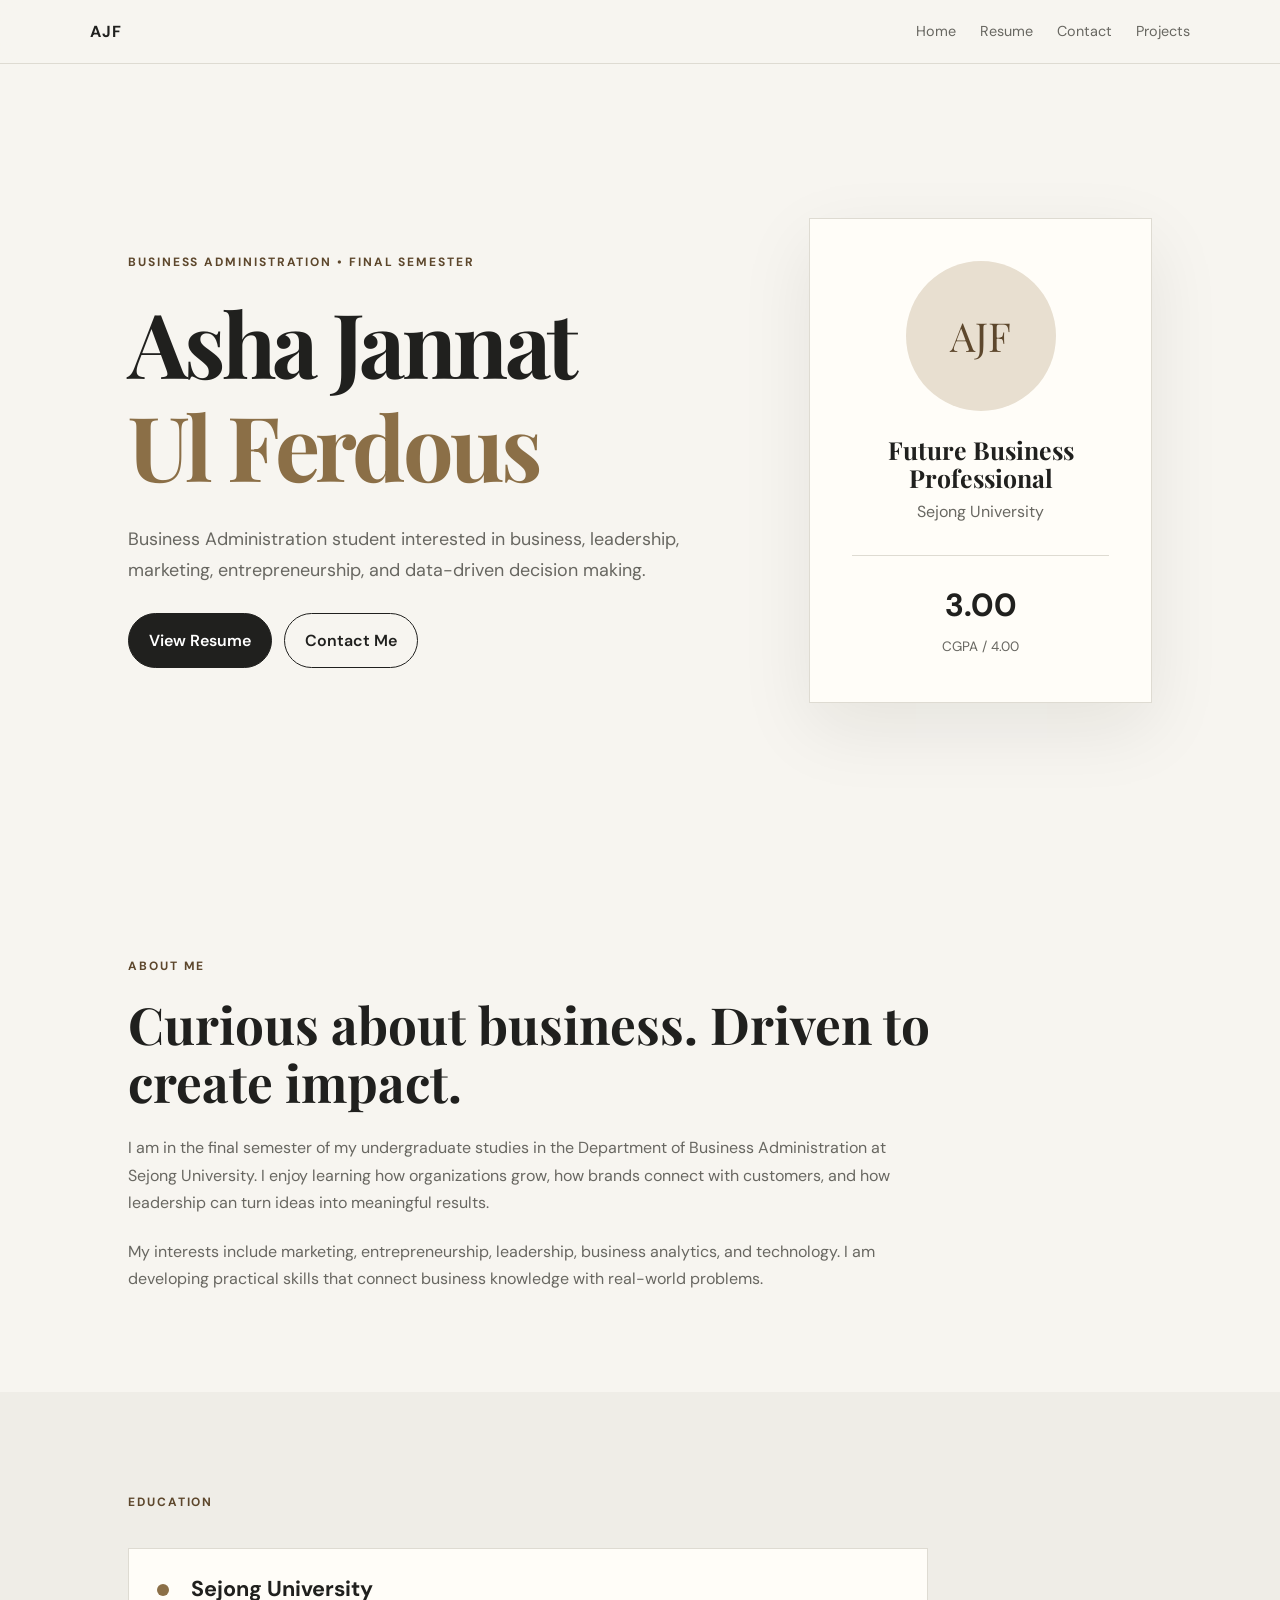
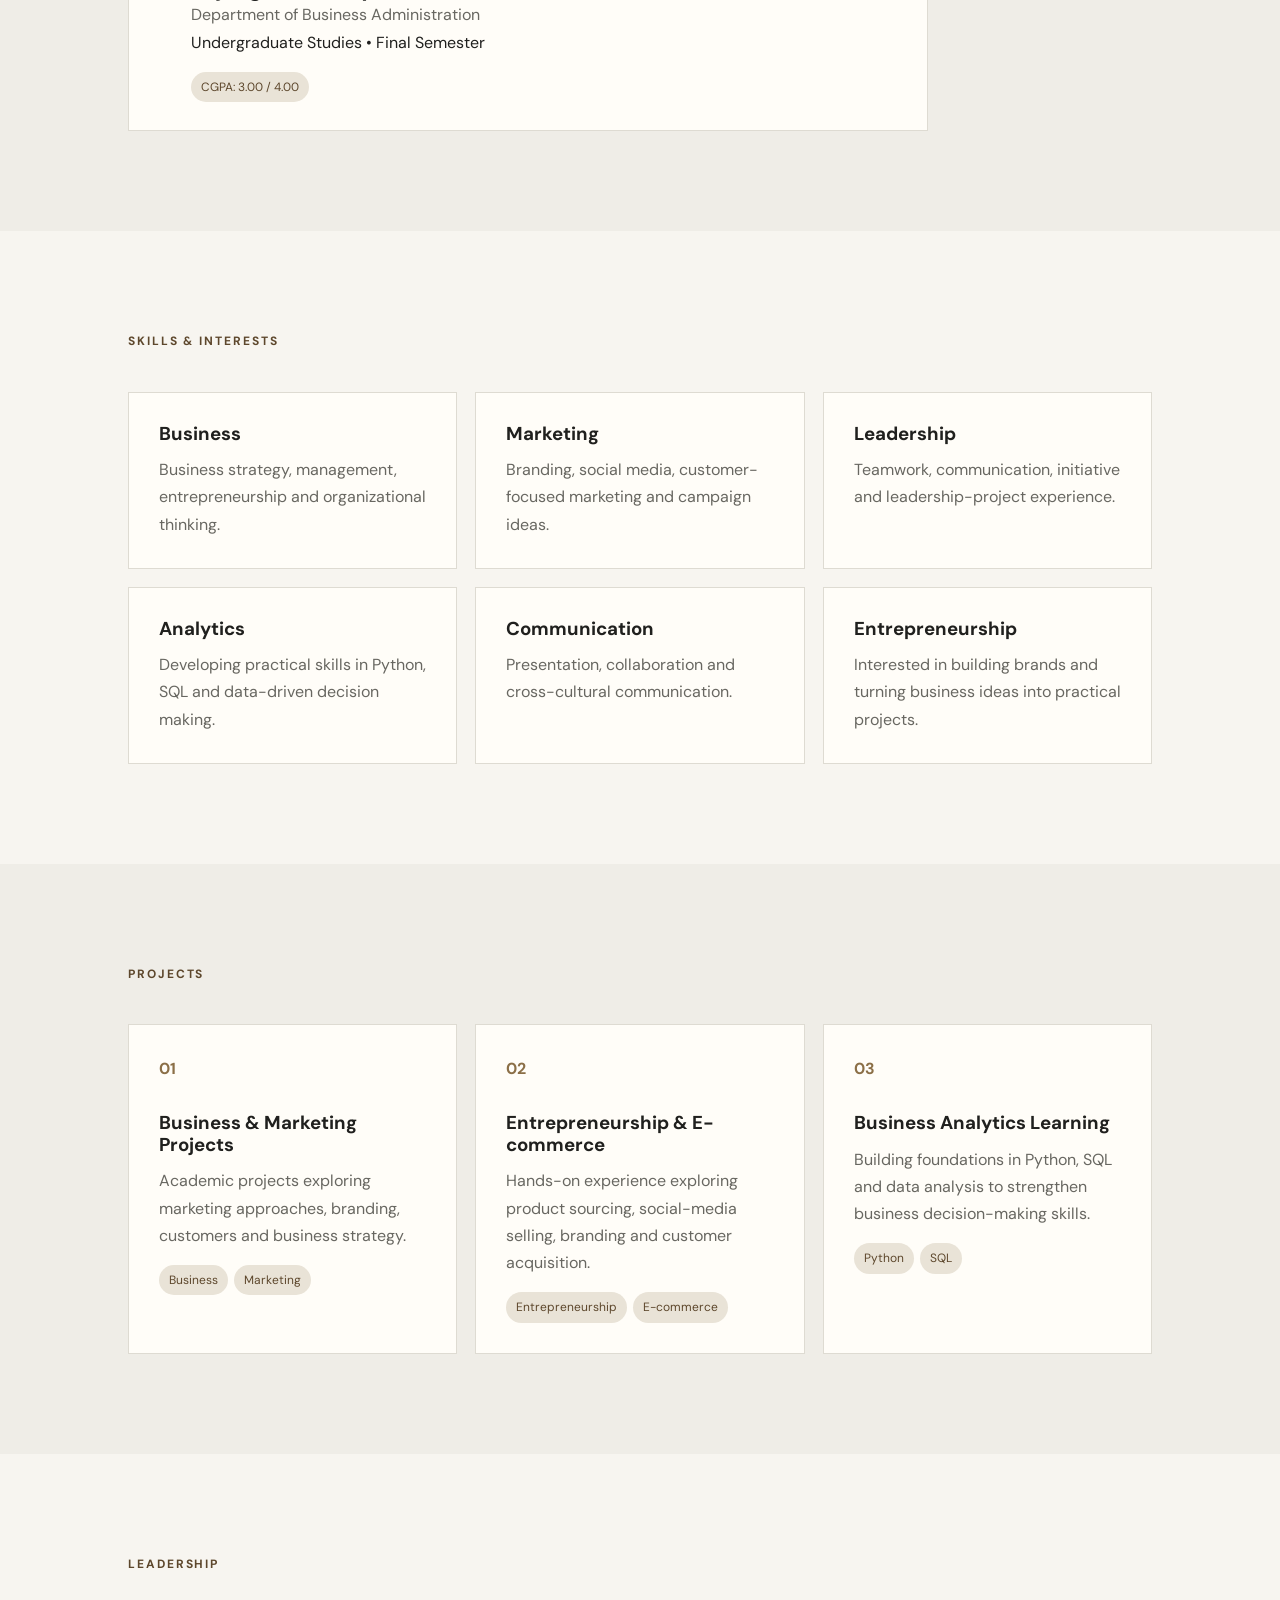
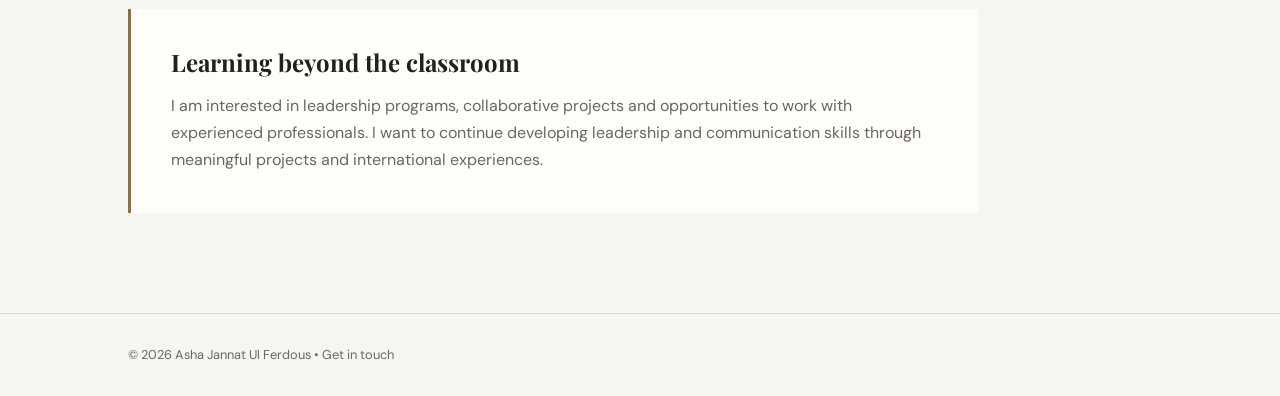
<file: index.html>
<!DOCTYPE html>
<html lang="en">
<head>
  <meta charset="UTF-8">
  <meta name="viewport" content="width=device-width, initial-scale=1.0">
  <title>Asha Jannat Ul Ferdous | Business Administration</title>
  <meta name="description" content="Portfolio of Asha Jannat Ul Ferdous, final-semester Business Administration student at Sejong University.">
  <link rel="stylesheet" href="style.css">
</head>
<body>
<header class="nav">
  <a class="logo" href="index.html">AJF</a>
  <nav>
    <a href="index.html">Home</a>
    <a href="resume.html">Resume</a>
    <a href="contact.html">Contact</a>
    <a href="#projects">Projects</a>
  </nav>
</header>

<main>
<section class="hero">
  <div class="hero-text">
    <p class="eyebrow">BUSINESS ADMINISTRATION • FINAL SEMESTER</p>
    <h1>Asha Jannat<br><span>Ul Ferdous</span></h1>
    <p class="intro">Business Administration student interested in business, leadership, marketing, entrepreneurship, and data-driven decision making.</p>
    <div class="buttons">
      <a class="btn primary" href="resume.html">View Resume</a>
      <a class="btn secondary" href="contact.html">Contact Me</a>
    </div>
  </div>
  <div class="hero-card">
    <div class="avatar">AJF</div>
    <h2>Future Business Professional</h2>
    <p>Sejong University</p>
    <div class="stat"><strong>3.00</strong><span>CGPA / 4.00</span></div>
  </div>
</section>

<section id="about" class="section">
  <p class="eyebrow">ABOUT ME</p>
  <h2>Curious about business. Driven to create impact.</h2>
  <p class="wide">I am in the final semester of my undergraduate studies in the Department of Business Administration at Sejong University. I enjoy learning how organizations grow, how brands connect with customers, and how leadership can turn ideas into meaningful results.</p>
  <p class="wide">My interests include marketing, entrepreneurship, leadership, business analytics, and technology. I am developing practical skills that connect business knowledge with real-world problems.</p>
</section>

<section class="section alt">
  <p class="eyebrow">EDUCATION</p>
  <div class="timeline-item">
    <div class="dot"></div>
    <div><h3>Sejong University</h3><p class="muted">Department of Business Administration</p><p>Undergraduate Studies • Final Semester</p><span class="tag">CGPA: 3.00 / 4.00</span></div>
  </div>
</section>

<section id="skills" class="section">
  <p class="eyebrow">SKILLS & INTERESTS</p>
  <div class="grid">
    <div class="skill-card"><h3>Business</h3><p>Business strategy, management, entrepreneurship and organizational thinking.</p></div>
    <div class="skill-card"><h3>Marketing</h3><p>Branding, social media, customer-focused marketing and campaign ideas.</p></div>
    <div class="skill-card"><h3>Leadership</h3><p>Teamwork, communication, initiative and leadership-project experience.</p></div>
    <div class="skill-card"><h3>Analytics</h3><p>Developing practical skills in Python, SQL and data-driven decision making.</p></div>
    <div class="skill-card"><h3>Communication</h3><p>Presentation, collaboration and cross-cultural communication.</p></div>
    <div class="skill-card"><h3>Entrepreneurship</h3><p>Interested in building brands and turning business ideas into practical projects.</p></div>
  </div>
</section>

<section id="projects" class="section alt">
  <p class="eyebrow">PROJECTS</p>
  <div class="project-grid">
    <article class="project"><span class="number">01</span><h3>Business & Marketing Projects</h3><p>Academic projects exploring marketing approaches, branding, customers and business strategy.</p><span class="tag">Business</span><span class="tag">Marketing</span></article>
    <article class="project"><span class="number">02</span><h3>Entrepreneurship & E-commerce</h3><p>Hands-on experience exploring product sourcing, social-media selling, branding and customer acquisition.</p><span class="tag">Entrepreneurship</span><span class="tag">E-commerce</span></article>
    <article class="project"><span class="number">03</span><h3>Business Analytics Learning</h3><p>Building foundations in Python, SQL and data analysis to strengthen business decision-making skills.</p><span class="tag">Python</span><span class="tag">SQL</span></article>
  </div>
</section>

<section class="section">
  <p class="eyebrow">LEADERSHIP</p>
  <div class="leadership-box"><h2>Learning beyond the classroom</h2><p>I am interested in leadership programs, collaborative projects and opportunities to work with experienced professionals. I want to continue developing leadership and communication skills through meaningful projects and international experiences.</p></div>
</section>
</main>

<footer><p>© 2026 Asha Jannat Ul Ferdous • <a href="contact.html">Get in touch</a></p></footer>
</body>
</html>
</file>
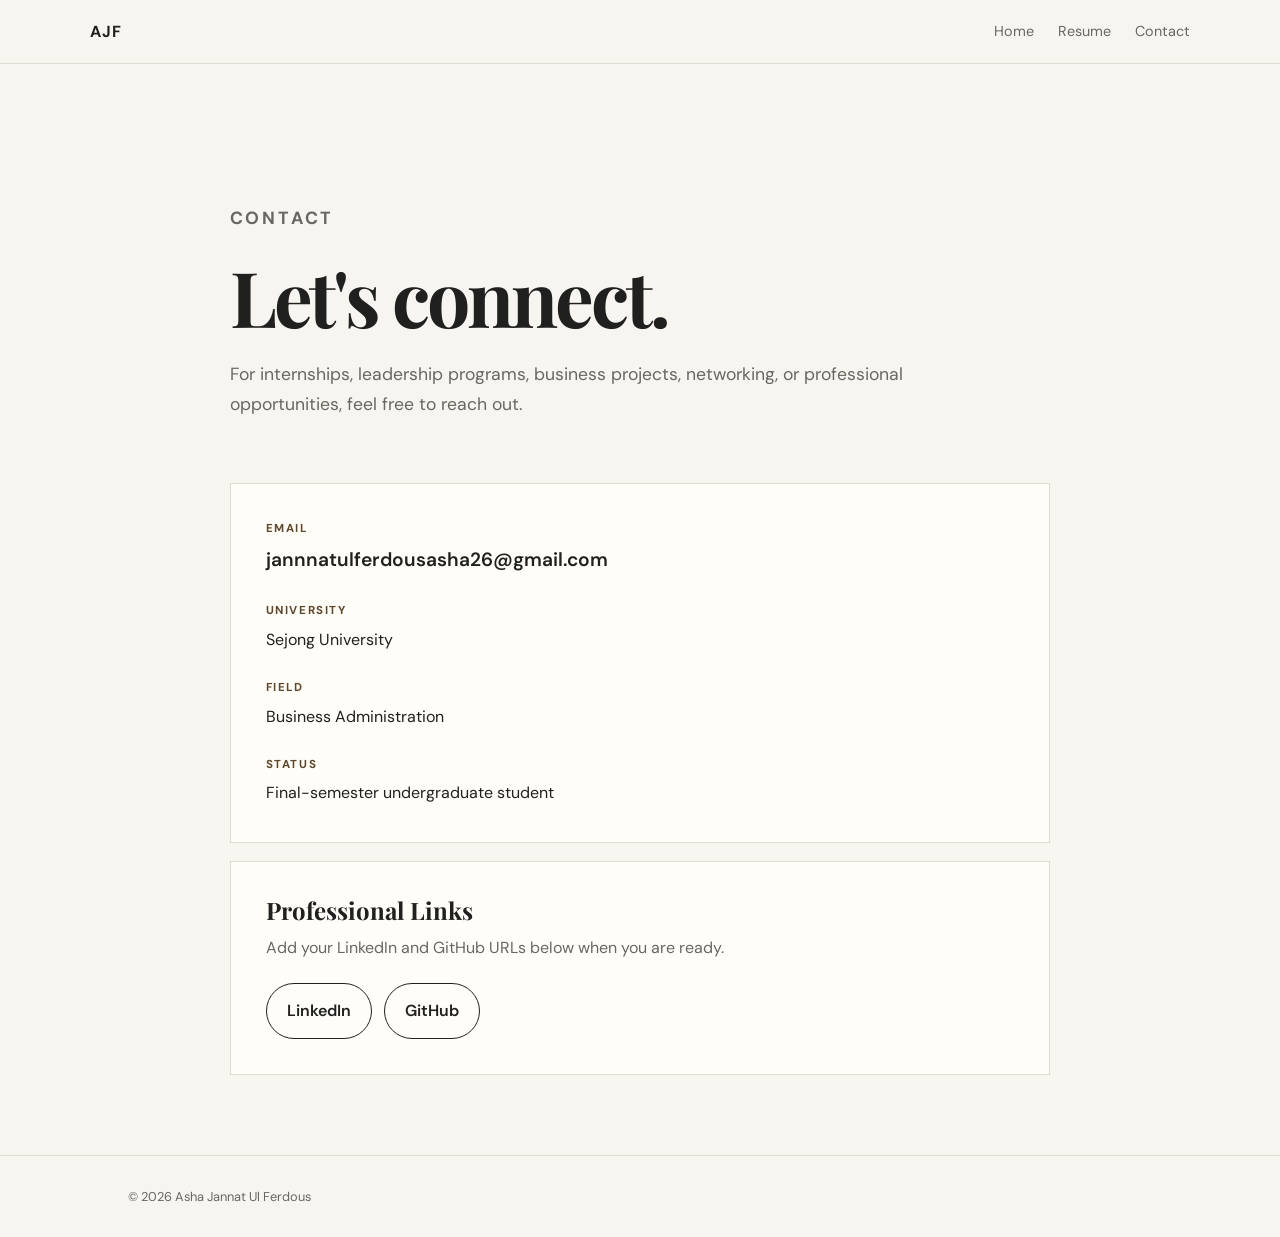
<file: contact.html>
<!DOCTYPE html>
<html lang="en">
<head>
<meta charset="UTF-8"><meta name="viewport" content="width=device-width, initial-scale=1.0">
<title>Contact | Asha Jannat Ul Ferdous</title><link rel="stylesheet" href="style.css">
</head>
<body>
<header class="nav"><a class="logo" href="index.html">AJF</a><nav><a href="index.html">Home</a><a href="resume.html">Resume</a><a href="contact.html">Contact</a></nav></header>
<main class="contact-page">
<section class="contact-hero">
<p class="eyebrow">CONTACT</p>
<h1>Let's connect.</h1>
<p>For internships, leadership programs, business projects, networking, or professional opportunities, feel free to reach out.</p>
</section>
<section class="contact-card">
<div><span class="label">EMAIL</span><a class="contact-email" href="mailto:jannnatulferdousasha26@gmail.com">jannnatulferdousasha26@gmail.com</a></div>
<div><span class="label">UNIVERSITY</span><p>Sejong University</p></div>
<div><span class="label">FIELD</span><p>Business Administration</p></div>
<div><span class="label">STATUS</span><p>Final-semester undergraduate student</p></div>
</section>
<section class="contact-card links-card">
<h2>Professional Links</h2>
<p>Add your LinkedIn and GitHub URLs below when you are ready.</p>
<a class="btn secondary" href="https://www.linkedin.com/" target="_blank" rel="noopener">LinkedIn</a>
<a class="btn secondary" href="https://github.com/" target="_blank" rel="noopener">GitHub</a>
</section>
</main>
<footer><p>© 2026 Asha Jannat Ul Ferdous</p></footer>
</body></html>
</file>
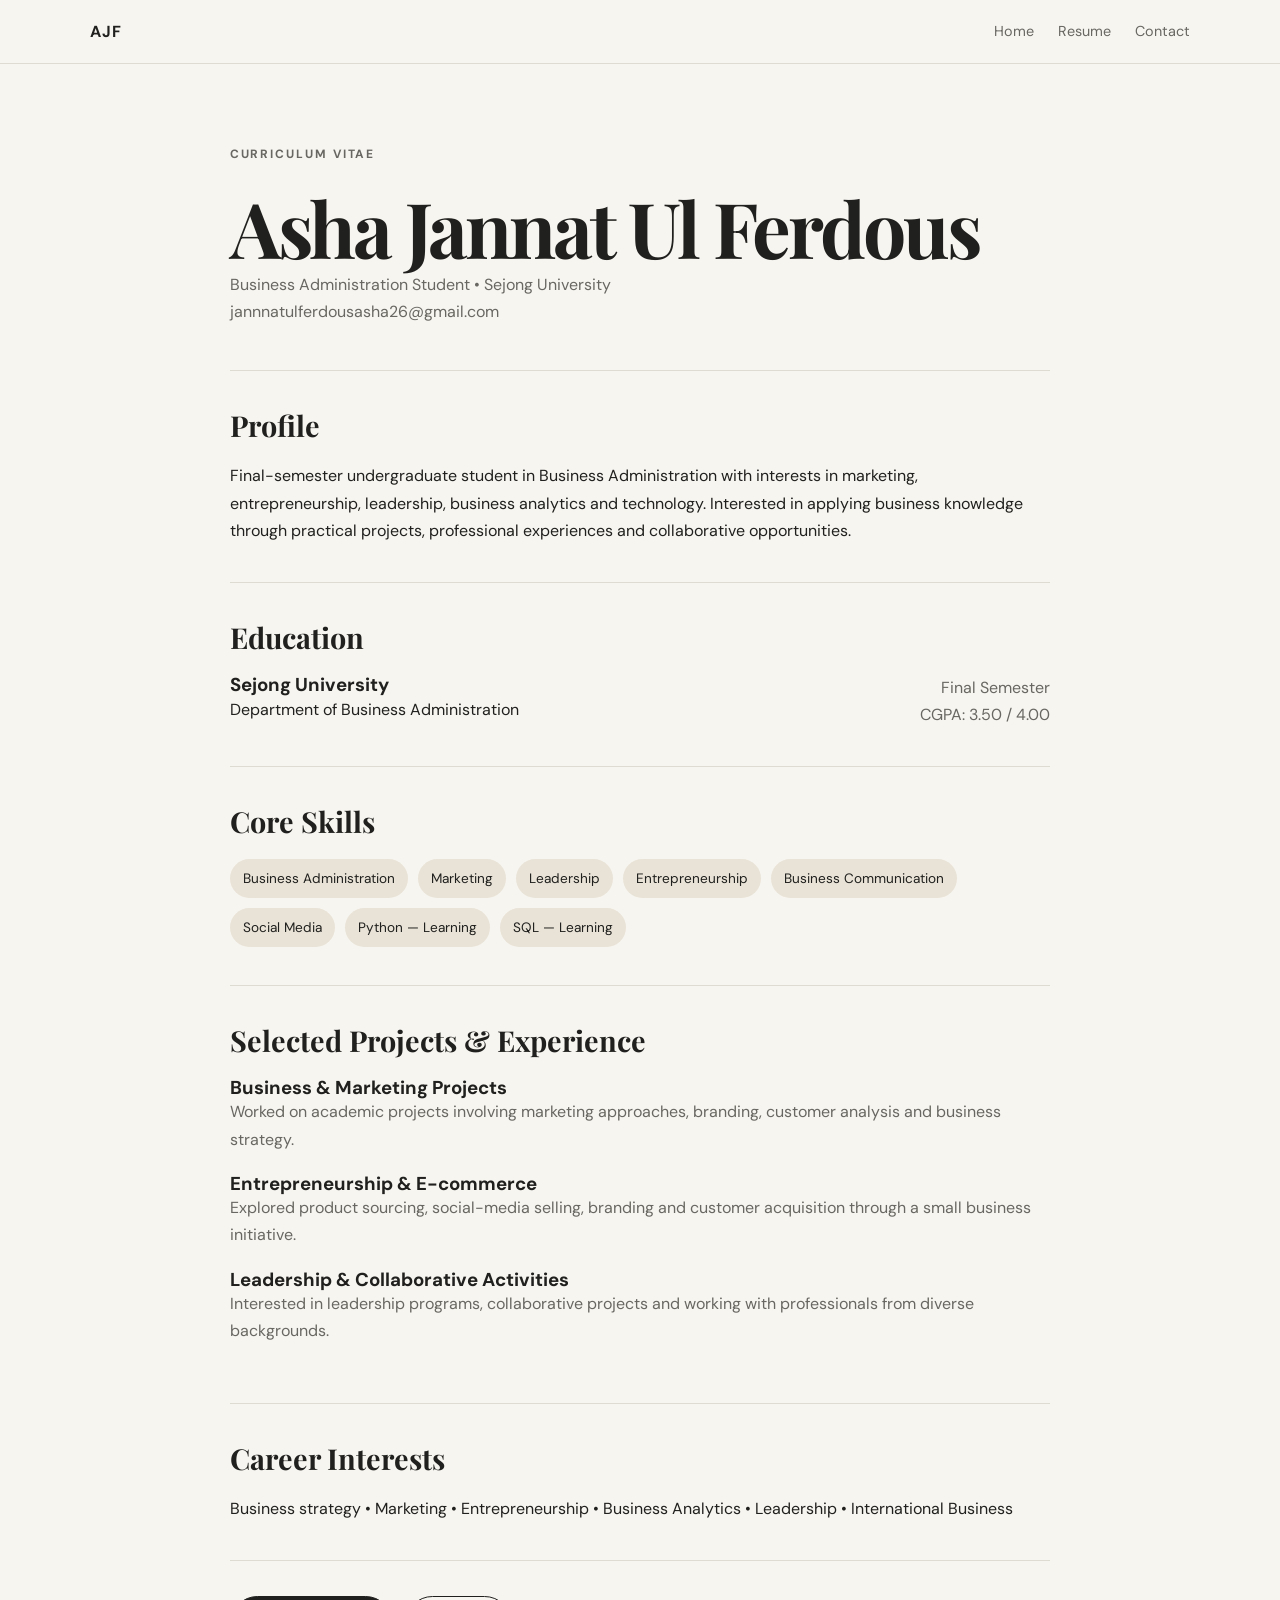
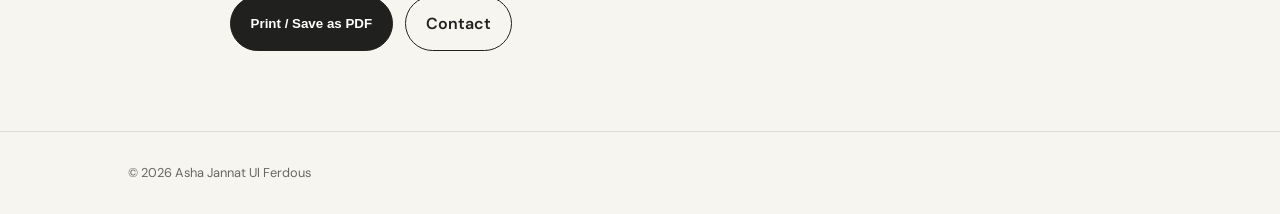
<file: resume.html>
<!DOCTYPE html>
<html lang="en">
<head>
<meta charset="UTF-8"><meta name="viewport" content="width=device-width, initial-scale=1.0">
<title>Resume | Asha Jannat Ul Ferdous</title><link rel="stylesheet" href="style.css">
</head>
<body>
<header class="nav"><a class="logo" href="index.html">AJF</a><nav><a href="index.html">Home</a><a href="resume.html">Resume</a><a href="contact.html">Contact</a></nav></header>
<main class="resume-page">
<section class="resume-header">
<p class="eyebrow">CURRICULUM VITAE</p>
<h1>Asha Jannat Ul Ferdous</h1>
<p>Business Administration Student • Sejong University</p>
<p><a href="mailto:jannnatulferdousasha26@gmail.com">jannnatulferdousasha26@gmail.com</a></p>
</section>

<section class="resume-section"><h2>Profile</h2><p>Final-semester undergraduate student in Business Administration with interests in marketing, entrepreneurship, leadership, business analytics and technology. Interested in applying business knowledge through practical projects, professional experiences and collaborative opportunities.</p></section>

<section class="resume-section"><h2>Education</h2><div class="resume-row"><div><h3>Sejong University</h3><p>Department of Business Administration</p></div><div class="right">Final Semester<br>CGPA: 3.50 / 4.00</div></div></section>

<section class="resume-section"><h2>Core Skills</h2><div class="skill-list"><span>Business Administration</span><span>Marketing</span><span>Leadership</span><span>Entrepreneurship</span><span>Business Communication</span><span>Social Media</span><span>Python — Learning</span><span>SQL — Learning</span></div></section>

<section class="resume-section"><h2>Selected Projects & Experience</h2>
<div class="resume-item"><h3>Business & Marketing Projects</h3><p>Worked on academic projects involving marketing approaches, branding, customer analysis and business strategy.</p></div>
<div class="resume-item"><h3>Entrepreneurship & E-commerce</h3><p>Explored product sourcing, social-media selling, branding and customer acquisition through a small business initiative.</p></div>
<div class="resume-item"><h3>Leadership & Collaborative Activities</h3><p>Interested in leadership programs, collaborative projects and working with professionals from diverse backgrounds.</p></div>
</section>

<section class="resume-section"><h2>Career Interests</h2><p>Business strategy • Marketing • Entrepreneurship • Business Analytics • Leadership • International Business</p></section>

<div class="resume-actions"><button onclick="window.print()" class="btn primary">Print / Save as PDF</button><a href="contact.html" class="btn secondary">Contact</a></div>
</main>
<footer><p>© 2026 Asha Jannat Ul Ferdous</p></footer>
</body></html>
</file>
<file: style.css>
@import url('https://fonts.googleapis.com/css2?family=DM+Sans:wght@400;500;600;700&family=Playfair+Display:wght@600;700&display=swap');
:root{--bg:#f7f5f0;--paper:#fffdf8;--ink:#20201e;--muted:#686761;--line:#dedbd2;--accent:#8b6f47;--accent-dark:#5d472c}
*{box-sizing:border-box;margin:0;padding:0}html{scroll-behavior:smooth}body{font-family:"DM Sans",sans-serif;color:var(--ink);background:var(--bg);line-height:1.7}a{color:inherit;text-decoration:none}
.nav{position:sticky;top:0;z-index:10;display:flex;justify-content:space-between;align-items:center;padding:18px 7%;background:rgba(247,245,240,.94);backdrop-filter:blur(12px);border-bottom:1px solid var(--line)}.logo{font-weight:700;letter-spacing:.08em}.nav nav{display:flex;gap:24px}.nav nav a{font-size:.9rem;color:var(--muted)}.nav nav a:hover{color:var(--ink)}
.hero{min-height:88vh;display:grid;grid-template-columns:1.4fr .8fr;gap:8%;align-items:center;padding:80px 10%;max-width:1400px;margin:auto}.hero-text{max-width:750px}.eyebrow{font-size:.75rem;letter-spacing:.16em;font-weight:700;color:var(--accent-dark);margin-bottom:18px}h1,h2,h3{line-height:1.15}h1{font-family:"Playfair Display",serif;font-size:clamp(3.4rem,7vw,6.7rem);letter-spacing:-.04em}h1 span{color:var(--accent)}.intro{max-width:650px;margin:28px 0;color:var(--muted);font-size:1.12rem}.buttons{display:flex;gap:12px;flex-wrap:wrap}.btn{display:inline-block;padding:13px 20px;border:1px solid var(--ink);border-radius:100px;font-weight:600;cursor:pointer}.btn.primary{background:var(--ink);color:white}.btn.secondary{background:transparent}
.hero-card{background:var(--paper);border:1px solid var(--line);padding:42px;text-align:center;box-shadow:0 25px 70px rgba(30,25,15,.08)}.avatar{width:150px;height:150px;margin:0 auto 25px;border-radius:50%;display:grid;place-items:center;background:#e8dfd0;color:var(--accent-dark);font-family:"Playfair Display",serif;font-size:2.5rem}.hero-card h2{font-family:"Playfair Display",serif;font-size:1.55rem}.hero-card p{color:var(--muted);margin-top:5px}.stat{margin-top:30px;padding-top:22px;border-top:1px solid var(--line)}.stat strong{display:block;font-size:2rem}.stat span{color:var(--muted);font-size:.85rem}
.section{padding:100px 10%;max-width:1400px;margin:auto}.alt{max-width:none;background:#efede7}.section>h2{font-family:"Playfair Display",serif;font-size:clamp(2rem,4vw,3.5rem);max-width:850px}.wide{max-width:800px;color:var(--muted);margin-top:22px}.timeline-item{max-width:800px;margin-top:35px;display:flex;gap:22px;padding:28px;background:var(--paper);border:1px solid var(--line)}.dot{width:12px;height:12px;flex:0 0 12px;border-radius:50%;background:var(--accent);margin-top:7px}.timeline-item h3{font-size:1.35rem}.muted,.project p,.skill-card p,.leadership-box p,.contact-hero>p{color:var(--muted)}
.grid,.project-grid{margin-top:40px;display:grid;grid-template-columns:repeat(3,1fr);gap:18px}.skill-card,.project{padding:30px;background:var(--paper);border:1px solid var(--line)}.skill-card h3,.project h3{margin-bottom:12px}.project .number{display:block;color:var(--accent);font-weight:700;margin-bottom:30px}.tag{display:inline-block;margin-top:16px;margin-right:6px;padding:5px 10px;border-radius:100px;background:#e9e3d7;font-size:.75rem;color:var(--accent-dark)}
.leadership-box{margin-top:35px;max-width:850px;padding:40px;border-left:3px solid var(--accent);background:var(--paper)}.leadership-box h2{font-family:"Playfair Display",serif;margin-bottom:15px}
.resume-page,.contact-page{max-width:1000px;margin:auto;padding:80px 7%}.resume-header{padding-bottom:45px;border-bottom:1px solid var(--line)}.resume-header h1,.contact-hero h1{font-size:clamp(3rem,6vw,5.5rem)}.resume-header p{color:var(--muted)}.resume-section{padding:38px 0;border-bottom:1px solid var(--line)}.resume-section h2{font-family:"Playfair Display",serif;font-size:1.8rem;margin-bottom:20px}.resume-row{display:flex;justify-content:space-between;gap:20px}.right{text-align:right;color:var(--muted)}.skill-list{display:flex;flex-wrap:wrap;gap:10px}.skill-list span{padding:8px 13px;background:#e9e3d7;border-radius:100px;font-size:.85rem}.resume-item{margin:20px 0}.resume-item p{color:var(--muted)}.resume-actions{display:flex;gap:12px;margin-top:35px}
.contact-page{max-width:1000px}.contact-hero{padding:60px 0 45px}.contact-hero h1{margin-bottom:20px}.contact-hero>p{max-width:700px;font-size:1.1rem}.contact-card{background:var(--paper);border:1px solid var(--line);padding:35px;margin-top:18px;display:grid;gap:25px}.label{display:block;font-size:.72rem;letter-spacing:.14em;font-weight:700;color:var(--accent-dark);margin-bottom:5px}.contact-email{font-size:1.2rem;font-weight:600}.links-card{display:block}.links-card h2{font-family:"Playfair Display",serif;margin-bottom:10px}.links-card p{color:var(--muted);margin-bottom:22px}.links-card .btn{margin-right:8px}
footer{padding:30px 10%;border-top:1px solid var(--line);color:var(--muted);font-size:.8rem}
@media(max-width:800px){.nav nav{display:none}.hero{grid-template-columns:1fr;padding-top:55px}.grid,.project-grid{grid-template-columns:1fr}.section{padding:75px 7%}h1{font-size:3.5rem}.resume-row{display:block}.right{text-align:left;margin-top:8px}}
@media print{.nav,.resume-actions,footer{display:none}.resume-page{padding:20px}.resume-section{break-inside:avoid}body{background:white}}
</file>
